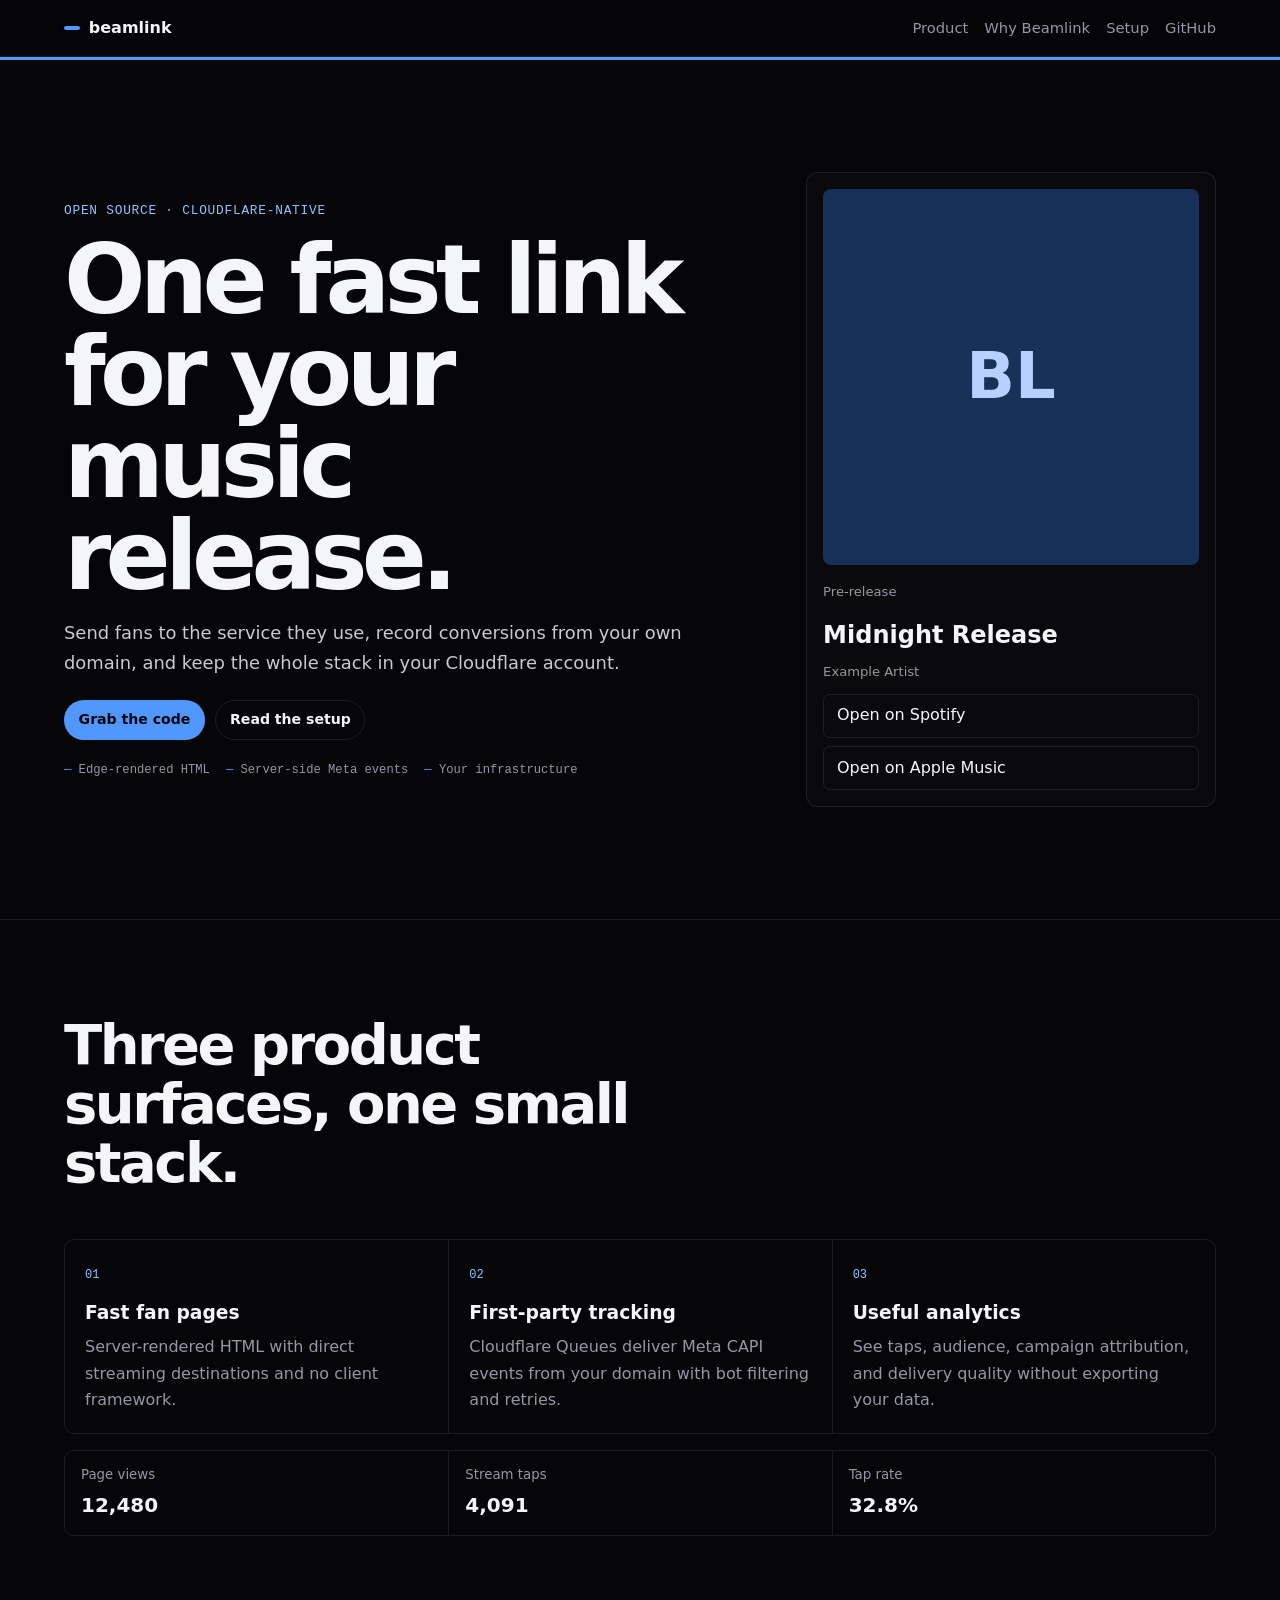
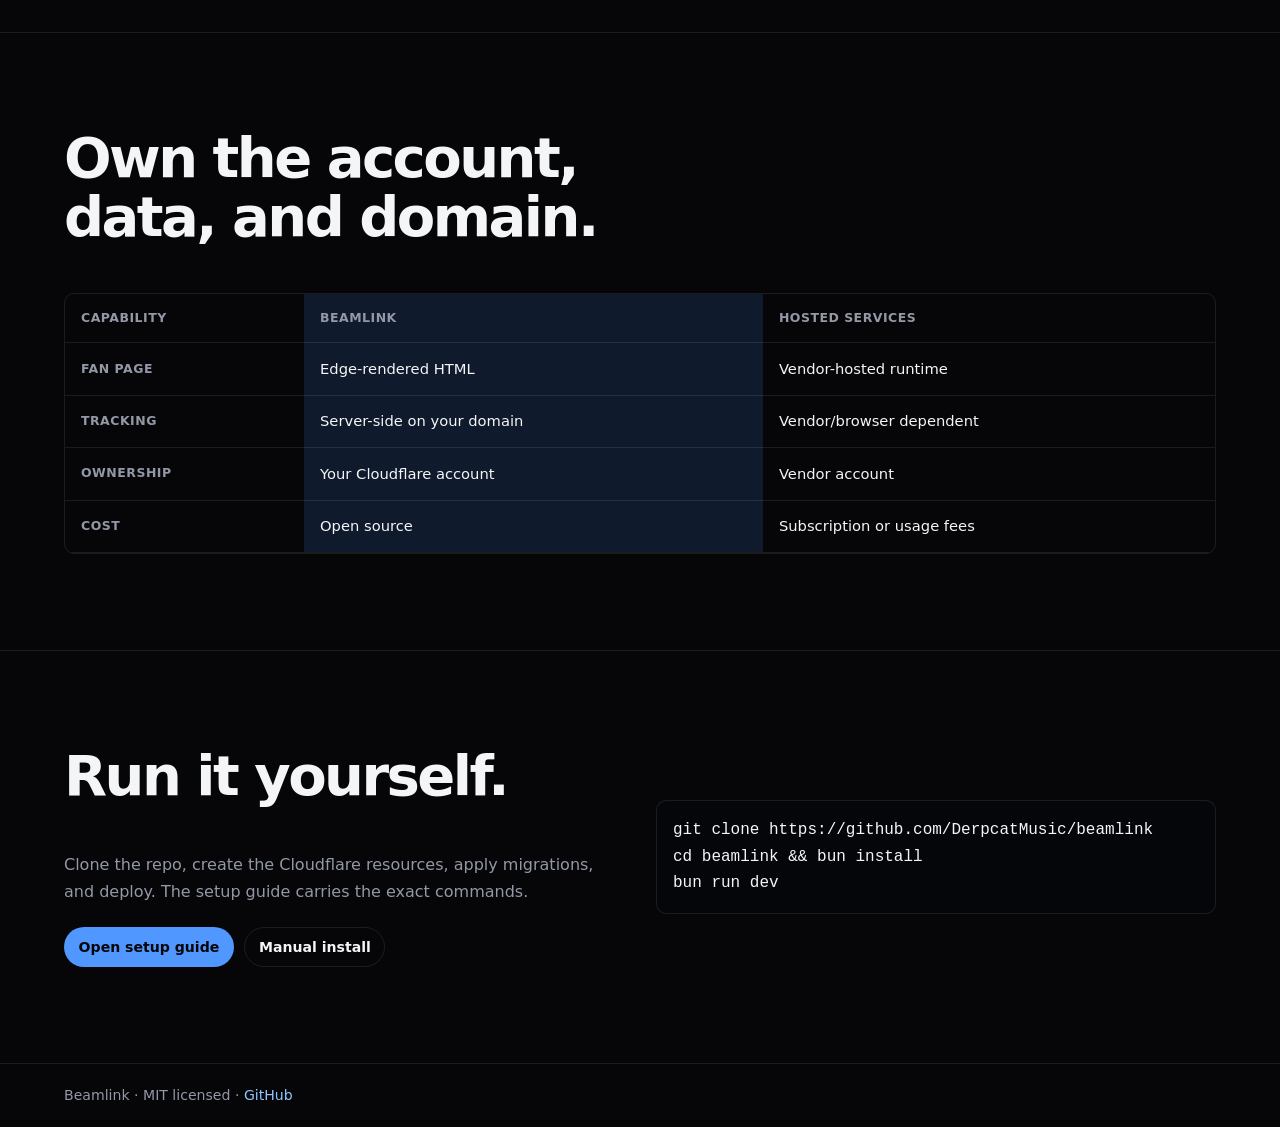
<file: docs/index.html>
<!doctype html>
<html lang="en">
  <head>
    <meta charset="utf-8" />
    <meta name="viewport" content="width=device-width, initial-scale=1" />
    <title>Beamlink — self-hosted music smartlinks</title>
    <meta name="description" content="Fast open-source music smartlinks, pre-release pages, and first-party Meta CAPI on your own Cloudflare account." />
    <link rel="stylesheet" href="assets/docs.css" />
  </head>
  <body class="home-page">
    <header class="site-header">
      <div class="shell site-header-inner">
        <a class="logo" href="index.html"><span class="logo-mark" aria-hidden="true"></span>beamlink</a>
        <nav class="header-links" aria-label="Header">
          <a href="#product">Product</a><a href="#why">Why Beamlink</a><a href="ai.html">Setup</a><a href="https://github.com/DerpcatMusic/beamlink">GitHub</a>
        </nav>
      </div>
    </header>

    <main>
      <section class="home-hero">
        <div class="shell home-hero-grid">
          <div>
            <p class="eyebrow">Open source · Cloudflare-native</p>
            <h1>One fast link for your music release.</h1>
            <p class="home-lede">Send fans to the service they use, record conversions from your own domain, and keep the whole stack in your Cloudflare account.</p>
            <div class="button-row"><a class="btn btn-beam" href="https://github.com/DerpcatMusic/beamlink">Grab the code</a><a class="btn" href="ai.html">Read the setup</a></div>
            <div class="home-proof" aria-label="What Beamlink ships"><span>Edge-rendered HTML</span><span>Server-side Meta events</span><span>Your infrastructure</span></div>
          </div>
          <div class="product-sample" aria-label="Example smartlink">
            <div class="sample-cover" aria-hidden="true">BL</div>
            <p>Pre-release</p><h2>Midnight Release</h2><span>Example Artist</span>
            <a href="#product">Open on Spotify</a><a href="#product">Open on Apple Music</a>
          </div>
        </div>
      </section>

      <section class="home-section" id="product">
        <div class="shell">
          <h2>Three product surfaces, one small stack.</h2>
          <div class="home-features">
            <article><span>01</span><h3>Fast fan pages</h3><p>Server-rendered HTML with direct streaming destinations and no client framework.</p></article>
            <article><span>02</span><h3>First-party tracking</h3><p>Cloudflare Queues deliver Meta CAPI events from your domain with bot filtering and retries.</p></article>
            <article><span>03</span><h3>Useful analytics</h3><p>See taps, audience, campaign attribution, and delivery quality without exporting your data.</p></article>
          </div>
          <div class="home-metrics" aria-label="Example analytics"><span><small>Page views</small><strong>12,480</strong></span><span><small>Stream taps</small><strong>4,091</strong></span><span><small>Tap rate</small><strong>32.8%</strong></span></div>
        </div>
      </section>

      <section class="home-section" id="why">
        <div class="shell">
          <h2>Own the account, data, and domain.</h2>
          <div class="home-table"><table><thead><tr><th>Capability</th><th>Beamlink</th><th>Hosted services</th></tr></thead><tbody><tr><th>Fan page</th><td>Edge-rendered HTML</td><td>Vendor-hosted runtime</td></tr><tr><th>Tracking</th><td>Server-side on your domain</td><td>Vendor/browser dependent</td></tr><tr><th>Ownership</th><td>Your Cloudflare account</td><td>Vendor account</td></tr><tr><th>Cost</th><td>Open source</td><td>Subscription or usage fees</td></tr></tbody></table></div>
        </div>
      </section>

      <section class="home-section">
        <div class="shell home-run">
          <div><h2>Run it yourself.</h2><p>Clone the repo, create the Cloudflare resources, apply migrations, and deploy. The setup guide carries the exact commands.</p><div class="button-row"><a class="btn btn-beam" href="ai.html">Open setup guide</a><a class="btn" href="getting-started.html">Manual install</a></div></div>
          <pre><code>git clone https://github.com/DerpcatMusic/beamlink
cd beamlink && bun install
bun run dev</code></pre>
        </div>
      </section>
    </main>

    <footer class="site-footer"><div class="shell">Beamlink · MIT licensed · <a href="https://github.com/DerpcatMusic/beamlink">GitHub</a></div></footer>
  </body>
</html>
</file>
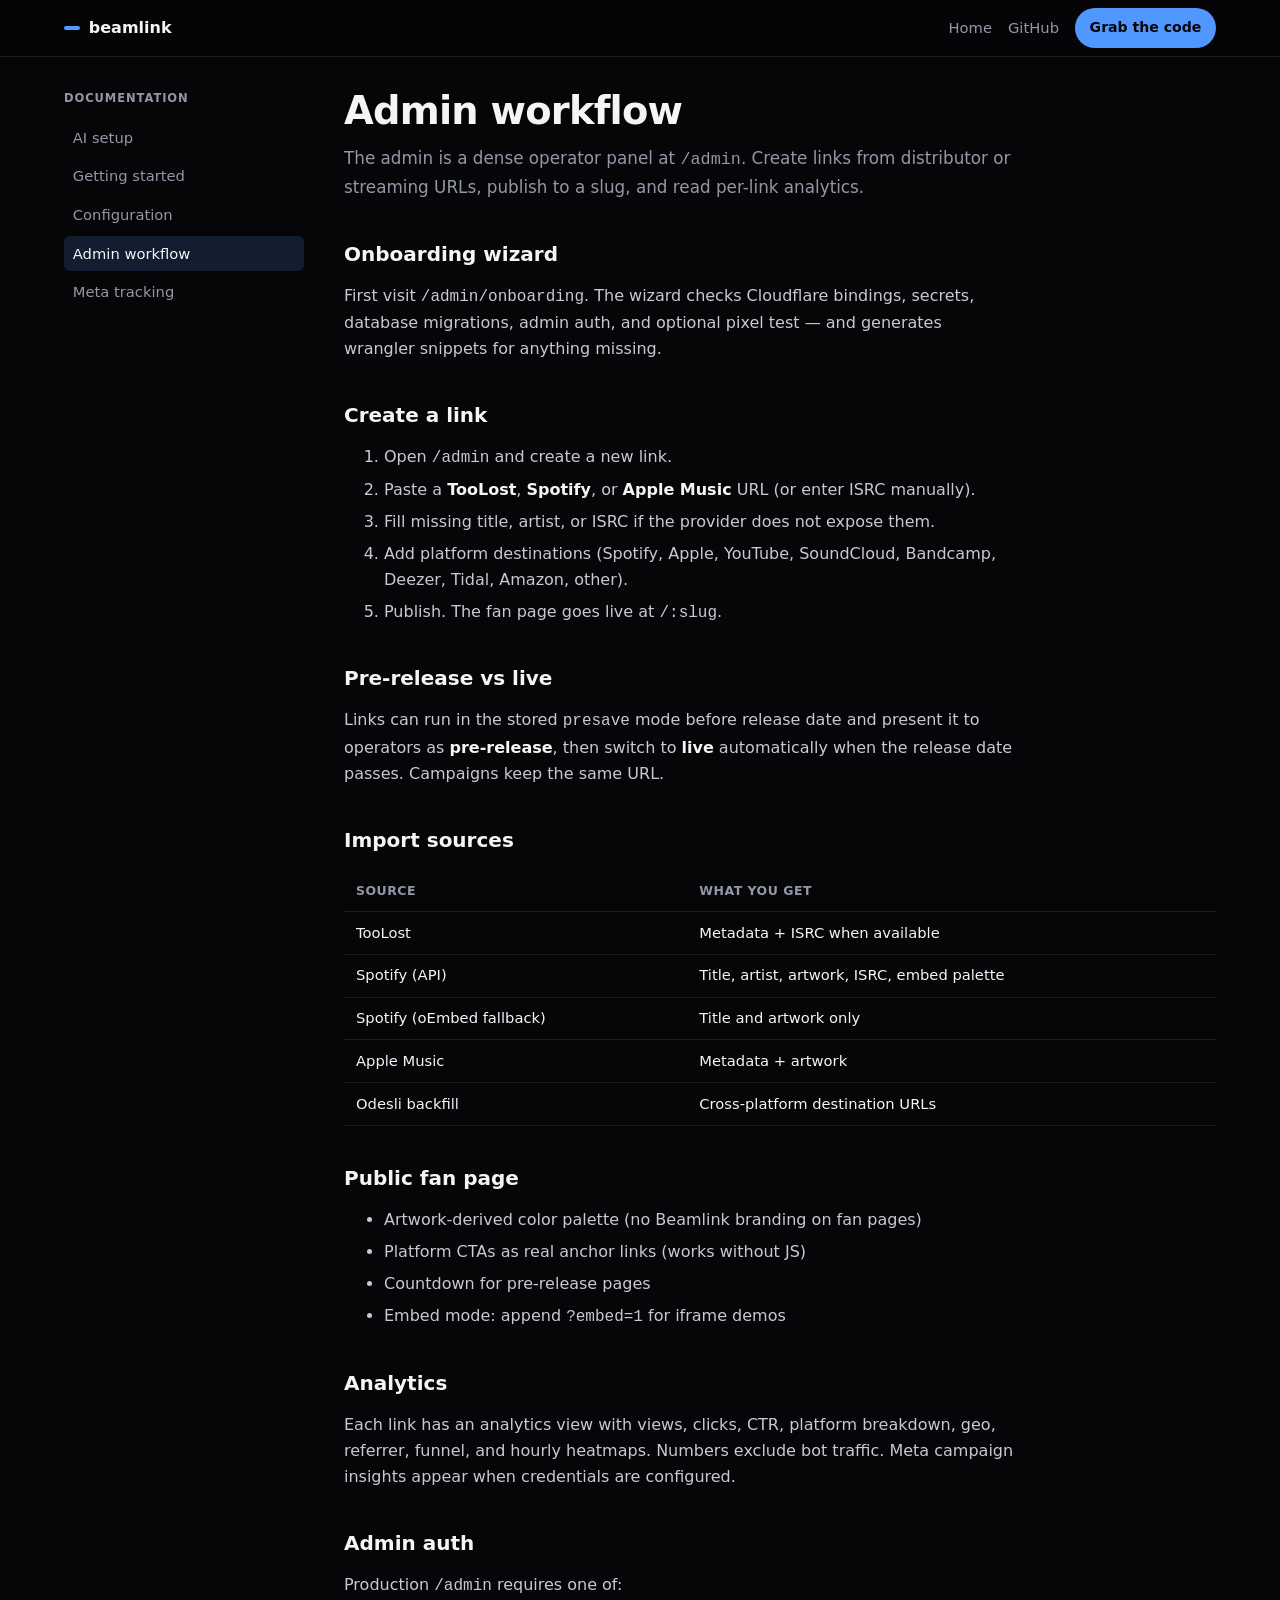
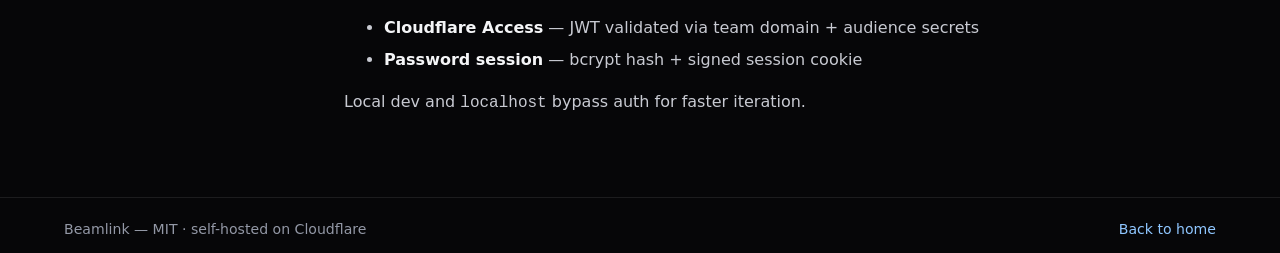
<file: docs/admin.html>
<!doctype html>
<html lang="en">
  <head>
    <meta charset="utf-8" />
    <meta name="viewport" content="width=device-width, initial-scale=1" />
    <title>Admin workflow — Beamlink docs</title>
    <meta
      name="description"
      content="Create, import, publish, and analyze music smartlinks in the Beamlink admin."
    />
    <link rel="stylesheet" href="assets/docs.css" />
  </head>
  <body>
    <header class="site-header">
      <div class="shell site-header-inner">
        <a class="logo" href="index.html">
          <span class="logo-mark" aria-hidden="true"></span>
          beamlink
        </a>
        <nav class="header-links" aria-label="Header">
          <a href="index.html">Home</a>
          <a href="https://github.com/DerpcatMusic/beamlink">GitHub</a>
          <a class="btn btn-beam" href="https://github.com/DerpcatMusic/beamlink">Grab the code</a>
        </nav>
      </div>
    </header>

    <div class="shell docs-layout">
      <aside class="sidebar">
        <h2>Documentation</h2>
        <nav aria-label="Docs">
          <a href="ai.html">AI setup</a>
          <a href="getting-started.html">Getting started</a>
          <a href="configuration.html">Configuration</a>
          <a href="admin.html" aria-current="page">Admin workflow</a>
          <a href="tracking.html">Meta tracking</a>
        </nav>
      </aside>

      <main class="content">
        <h1>Admin workflow</h1>
        <p class="lede">
          The admin is a dense operator panel at <code>/admin</code>. Create links from distributor or
          streaming URLs, publish to a slug, and read per-link analytics.
        </p>

        <h2>Onboarding wizard</h2>
        <p>
          First visit <code>/admin/onboarding</code>. The wizard checks Cloudflare bindings, secrets,
          database migrations, admin auth, and optional pixel test — and generates wrangler snippets
          for anything missing.
        </p>

        <h2>Create a link</h2>
        <ol>
          <li>Open <code>/admin</code> and create a new link.</li>
          <li>Paste a <strong>TooLost</strong>, <strong>Spotify</strong>, or <strong>Apple Music</strong> URL (or enter ISRC manually).</li>
          <li>Fill missing title, artist, or ISRC if the provider does not expose them.</li>
          <li>Add platform destinations (Spotify, Apple, YouTube, SoundCloud, Bandcamp, Deezer, Tidal, Amazon, other).</li>
          <li>Publish. The fan page goes live at <code>/:slug</code>.</li>
        </ol>

        <h2>Pre-release vs live</h2>
        <p>
          Links can run in the stored <code>presave</code> mode before release date and present it to operators as <strong>pre-release</strong>, then switch to
          <strong>live</strong> automatically when the release date passes. Campaigns keep the same URL.
        </p>

        <h2>Import sources</h2>
        <div class="table-wrap">
          <table>
            <thead>
              <tr>
                <th>Source</th>
                <th>What you get</th>
              </tr>
            </thead>
            <tbody>
              <tr>
                <td>TooLost</td>
                <td>Metadata + ISRC when available</td>
              </tr>
              <tr>
                <td>Spotify (API)</td>
                <td>Title, artist, artwork, ISRC, embed palette</td>
              </tr>
              <tr>
                <td>Spotify (oEmbed fallback)</td>
                <td>Title and artwork only</td>
              </tr>
              <tr>
                <td>Apple Music</td>
                <td>Metadata + artwork</td>
              </tr>
              <tr>
                <td>Odesli backfill</td>
                <td>Cross-platform destination URLs</td>
              </tr>
            </tbody>
          </table>
        </div>

        <h2>Public fan page</h2>
        <ul>
          <li>Artwork-derived color palette (no Beamlink branding on fan pages)</li>
          <li>Platform CTAs as real anchor links (works without JS)</li>
          <li>Countdown for pre-release pages</li>
          <li>Embed mode: append <code>?embed=1</code> for iframe demos</li>
        </ul>

        <h2>Analytics</h2>
        <p>
          Each link has an analytics view with views, clicks, CTR, platform breakdown, geo, referrer,
          funnel, and hourly heatmaps. Numbers exclude bot traffic. Meta campaign insights appear when
          credentials are configured.
        </p>

        <h2>Admin auth</h2>
        <p>Production <code>/admin</code> requires one of:</p>
        <ul>
          <li><strong>Cloudflare Access</strong> — JWT validated via team domain + audience secrets</li>
          <li><strong>Password session</strong> — bcrypt hash + signed session cookie</li>
        </ul>
        <p>Local dev and <code>localhost</code> bypass auth for faster iteration.</p>
      </main>
    </div>

    <footer class="site-footer">
      <div class="shell site-footer-inner">
        <span>Beamlink — MIT · self-hosted on Cloudflare</span>
        <a href="index.html">Back to home</a>
      </div>
    </footer>
  </body>
</html>
</file>
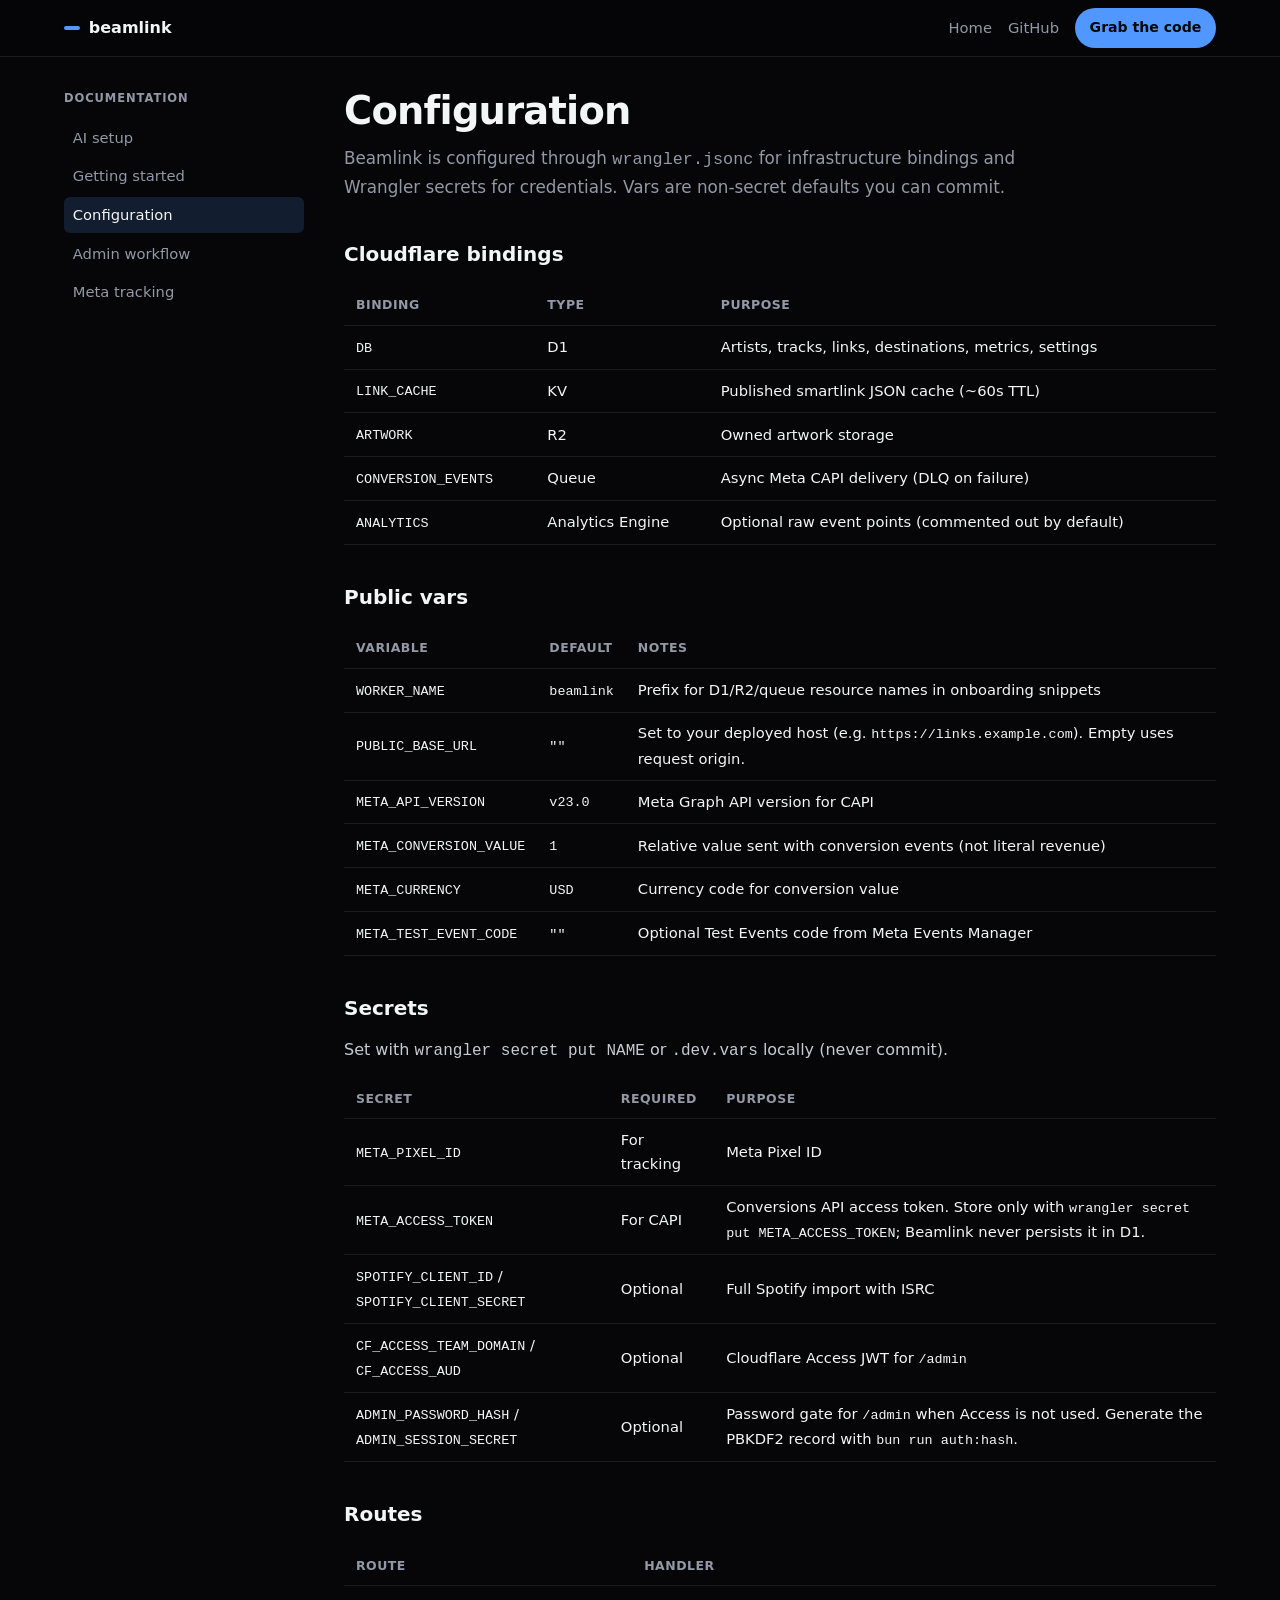
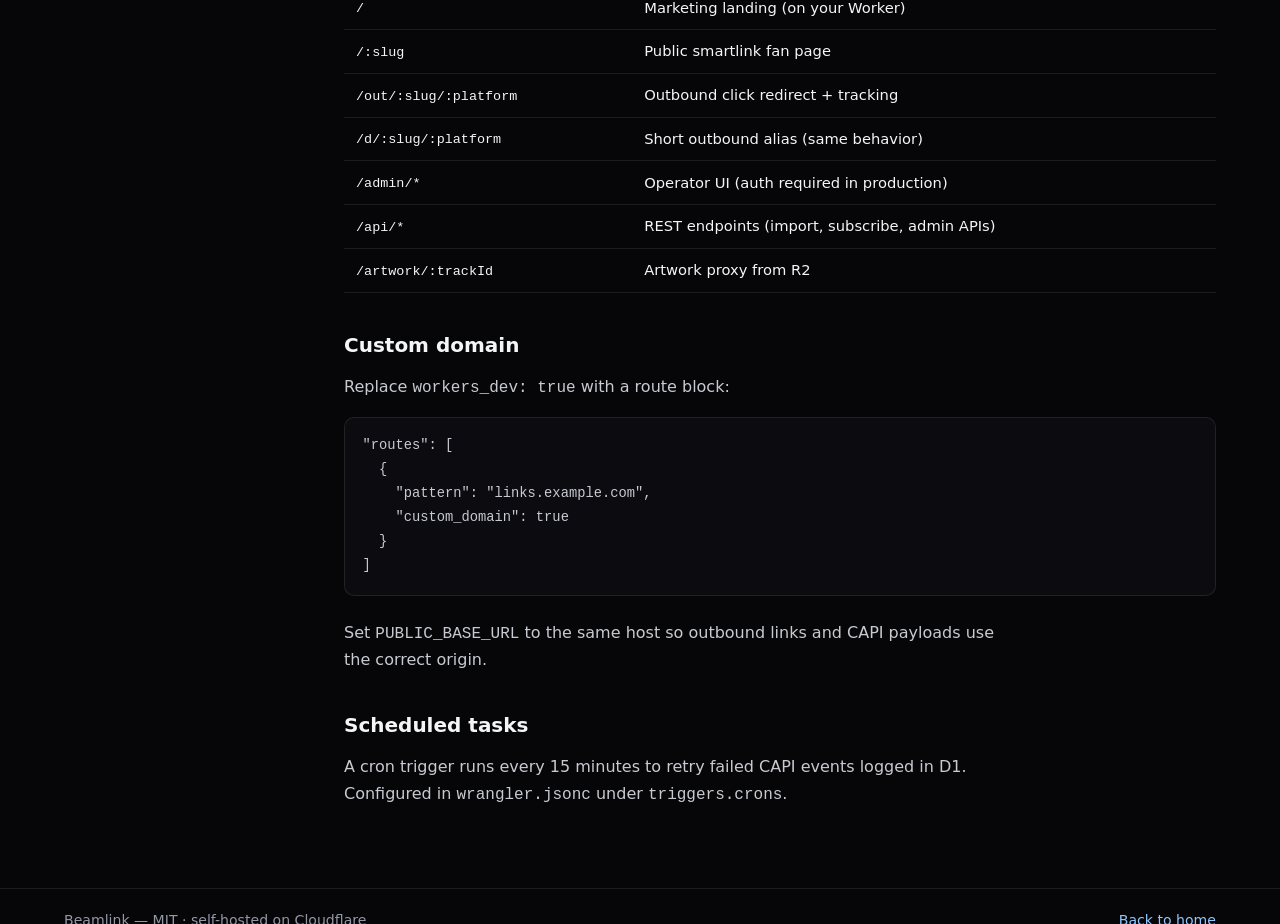
<file: docs/configuration.html>
<!doctype html>
<html lang="en">
  <head>
    <meta charset="utf-8" />
    <meta name="viewport" content="width=device-width, initial-scale=1" />
    <title>Configuration — Beamlink docs</title>
    <meta
      name="description"
      content="wrangler.jsonc bindings, environment variables, secrets, and routes for Beamlink."
    />
    <link rel="stylesheet" href="assets/docs.css" />
  </head>
  <body>
    <header class="site-header">
      <div class="shell site-header-inner">
        <a class="logo" href="index.html">
          <span class="logo-mark" aria-hidden="true"></span>
          beamlink
        </a>
        <nav class="header-links" aria-label="Header">
          <a href="index.html">Home</a>
          <a href="https://github.com/DerpcatMusic/beamlink">GitHub</a>
          <a class="btn btn-beam" href="https://github.com/DerpcatMusic/beamlink">Grab the code</a>
        </nav>
      </div>
    </header>

    <div class="shell docs-layout">
      <aside class="sidebar">
        <h2>Documentation</h2>
        <nav aria-label="Docs">
          <a href="ai.html">AI setup</a>
          <a href="getting-started.html">Getting started</a>
          <a href="configuration.html" aria-current="page">Configuration</a>
          <a href="admin.html">Admin workflow</a>
          <a href="tracking.html">Meta tracking</a>
        </nav>
      </aside>

      <main class="content">
        <h1>Configuration</h1>
        <p class="lede">
          Beamlink is configured through <code>wrangler.jsonc</code> for infrastructure bindings and
          Wrangler secrets for credentials. Vars are non-secret defaults you can commit.
        </p>

        <h2>Cloudflare bindings</h2>
        <div class="table-wrap">
          <table>
            <thead>
              <tr>
                <th>Binding</th>
                <th>Type</th>
                <th>Purpose</th>
              </tr>
            </thead>
            <tbody>
              <tr>
                <td><code>DB</code></td>
                <td>D1</td>
                <td>Artists, tracks, links, destinations, metrics, settings</td>
              </tr>
              <tr>
                <td><code>LINK_CACHE</code></td>
                <td>KV</td>
                <td>Published smartlink JSON cache (~60s TTL)</td>
              </tr>
              <tr>
                <td><code>ARTWORK</code></td>
                <td>R2</td>
                <td>Owned artwork storage</td>
              </tr>
              <tr>
                <td><code>CONVERSION_EVENTS</code></td>
                <td>Queue</td>
                <td>Async Meta CAPI delivery (DLQ on failure)</td>
              </tr>
              <tr>
                <td><code>ANALYTICS</code></td>
                <td>Analytics Engine</td>
                <td>Optional raw event points (commented out by default)</td>
              </tr>
            </tbody>
          </table>
        </div>

        <h2>Public vars</h2>
        <div class="table-wrap">
          <table>
            <thead>
              <tr>
                <th>Variable</th>
                <th>Default</th>
                <th>Notes</th>
              </tr>
            </thead>
            <tbody>
              <tr>
                <td><code>WORKER_NAME</code></td>
                <td><code>beamlink</code></td>
                <td>Prefix for D1/R2/queue resource names in onboarding snippets</td>
              </tr>
              <tr>
                <td><code>PUBLIC_BASE_URL</code></td>
                <td><code>""</code></td>
                <td>Set to your deployed host (e.g. <code>https://links.example.com</code>). Empty uses request origin.</td>
              </tr>
              <tr>
                <td><code>META_API_VERSION</code></td>
                <td><code>v23.0</code></td>
                <td>Meta Graph API version for CAPI</td>
              </tr>
              <tr>
                <td><code>META_CONVERSION_VALUE</code></td>
                <td><code>1</code></td>
                <td>Relative value sent with conversion events (not literal revenue)</td>
              </tr>
              <tr>
                <td><code>META_CURRENCY</code></td>
                <td><code>USD</code></td>
                <td>Currency code for conversion value</td>
              </tr>
              <tr>
                <td><code>META_TEST_EVENT_CODE</code></td>
                <td><code>""</code></td>
                <td>Optional Test Events code from Meta Events Manager</td>
              </tr>
            </tbody>
          </table>
        </div>

        <h2>Secrets</h2>
        <p>Set with <code>wrangler secret put NAME</code> or <code>.dev.vars</code> locally (never commit).</p>
        <div class="table-wrap">
          <table>
            <thead>
              <tr>
                <th>Secret</th>
                <th>Required</th>
                <th>Purpose</th>
              </tr>
            </thead>
            <tbody>
              <tr>
                <td><code>META_PIXEL_ID</code></td>
                <td>For tracking</td>
                <td>Meta Pixel ID</td>
              </tr>
              <tr>
                <td><code>META_ACCESS_TOKEN</code></td>
                <td>For CAPI</td>
                <td>Conversions API access token. Store only with <code>wrangler secret put META_ACCESS_TOKEN</code>; Beamlink never persists it in D1.</td>
              </tr>
              <tr>
                <td><code>SPOTIFY_CLIENT_ID</code> / <code>SPOTIFY_CLIENT_SECRET</code></td>
                <td>Optional</td>
                <td>Full Spotify import with ISRC</td>
              </tr>
              <tr>
                <td><code>CF_ACCESS_TEAM_DOMAIN</code> / <code>CF_ACCESS_AUD</code></td>
                <td>Optional</td>
                <td>Cloudflare Access JWT for <code>/admin</code></td>
              </tr>
              <tr>
                <td><code>ADMIN_PASSWORD_HASH</code> / <code>ADMIN_SESSION_SECRET</code></td>
                <td>Optional</td>
                <td>Password gate for <code>/admin</code> when Access is not used. Generate the PBKDF2 record with <code>bun run auth:hash</code>.</td>
              </tr>
            </tbody>
          </table>
        </div>

        <h2>Routes</h2>
        <div class="table-wrap">
          <table>
            <thead>
              <tr>
                <th>Route</th>
                <th>Handler</th>
              </tr>
            </thead>
            <tbody>
              <tr>
                <td><code>/</code></td>
                <td>Marketing landing (on your Worker)</td>
              </tr>
              <tr>
                <td><code>/:slug</code></td>
                <td>Public smartlink fan page</td>
              </tr>
              <tr>
                <td><code>/out/:slug/:platform</code></td>
                <td>Outbound click redirect + tracking</td>
              </tr>
              <tr>
                <td><code>/d/:slug/:platform</code></td>
                <td>Short outbound alias (same behavior)</td>
              </tr>
              <tr>
                <td><code>/admin/*</code></td>
                <td>Operator UI (auth required in production)</td>
              </tr>
              <tr>
                <td><code>/api/*</code></td>
                <td>REST endpoints (import, subscribe, admin APIs)</td>
              </tr>
              <tr>
                <td><code>/artwork/:trackId</code></td>
                <td>Artwork proxy from R2</td>
              </tr>
            </tbody>
          </table>
        </div>

        <h2>Custom domain</h2>
        <p>Replace <code>workers_dev: true</code> with a route block:</p>
        <div class="terminal">
          <pre><code>"routes": [
  {
    "pattern": "links.example.com",
    "custom_domain": true
  }
]</code></pre>
        </div>
        <p>Set <code>PUBLIC_BASE_URL</code> to the same host so outbound links and CAPI payloads use the correct origin.</p>

        <h2>Scheduled tasks</h2>
        <p>
          A cron trigger runs every 15 minutes to retry failed CAPI events logged in D1.
          Configured in <code>wrangler.jsonc</code> under <code>triggers.crons</code>.
        </p>
      </main>
    </div>

    <footer class="site-footer">
      <div class="shell site-footer-inner">
        <span>Beamlink — MIT · self-hosted on Cloudflare</span>
        <a href="index.html">Back to home</a>
      </div>
    </footer>
  </body>
</html>
</file>
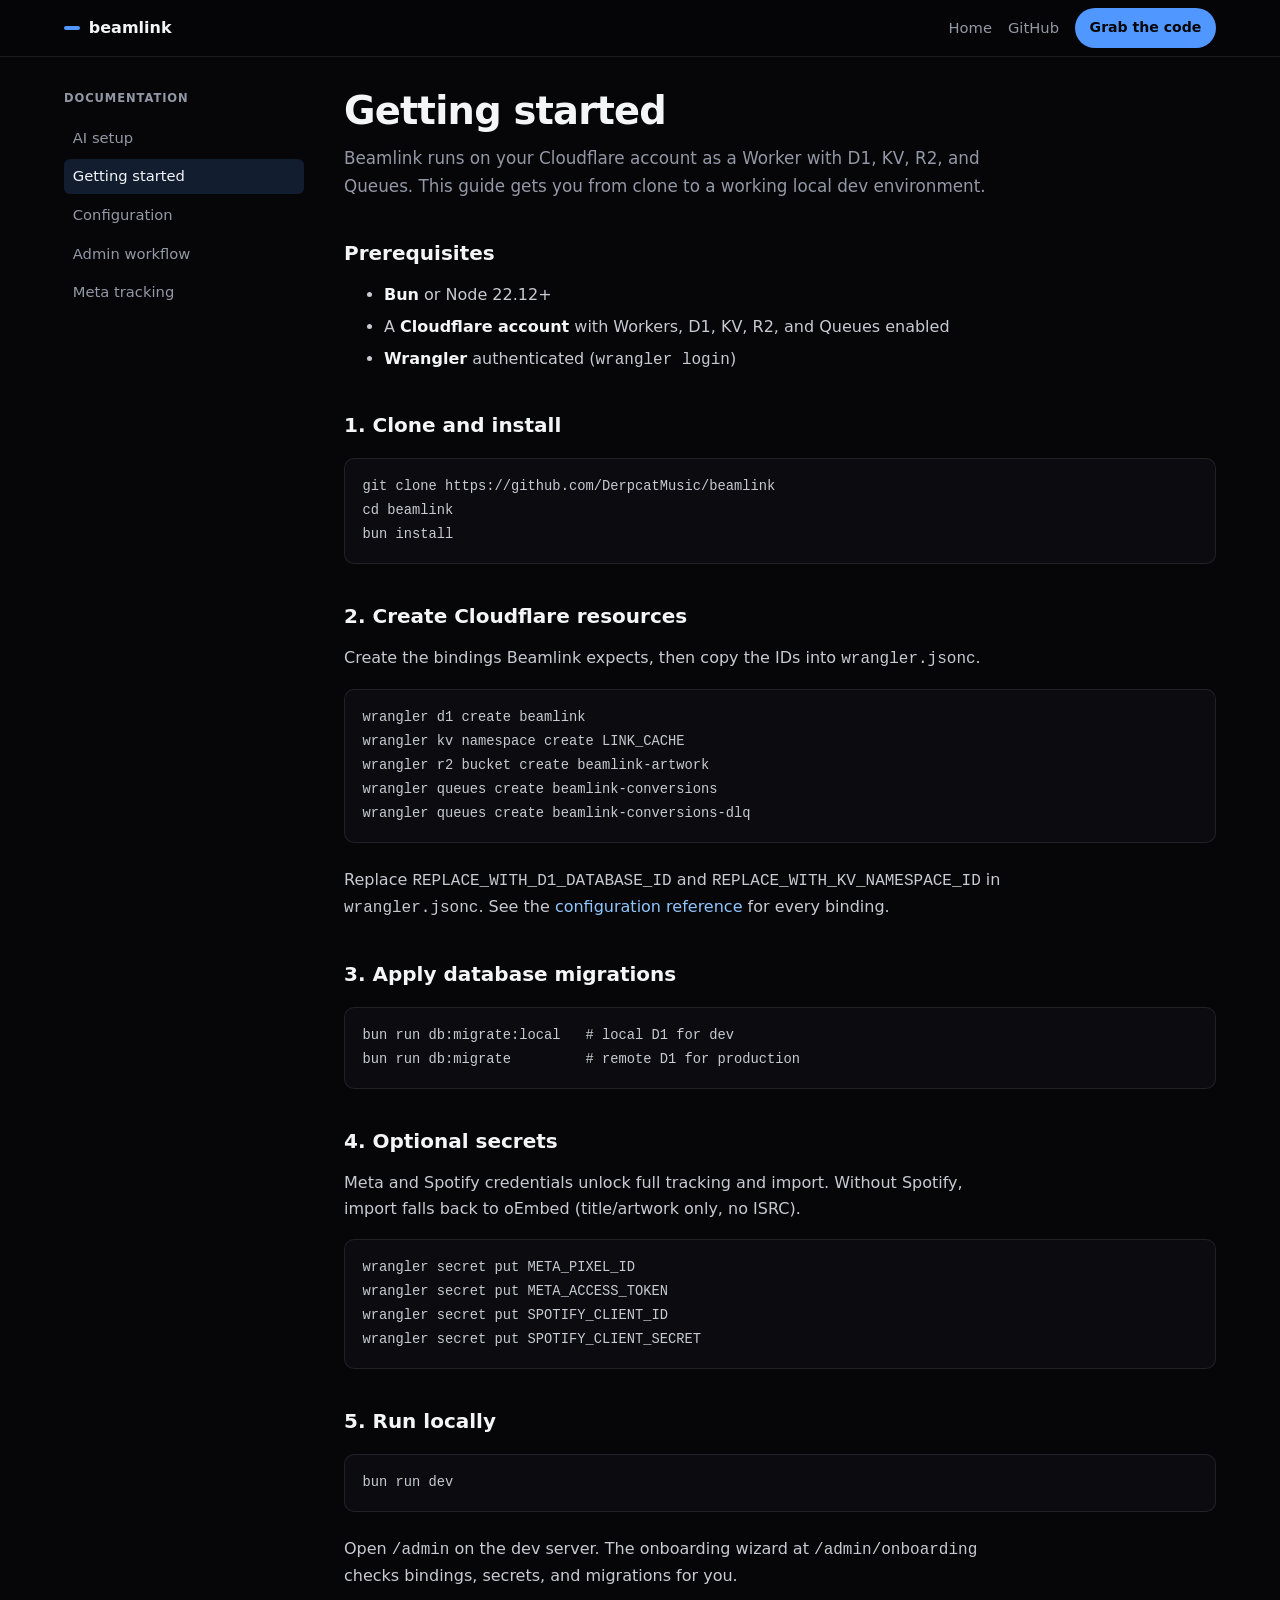
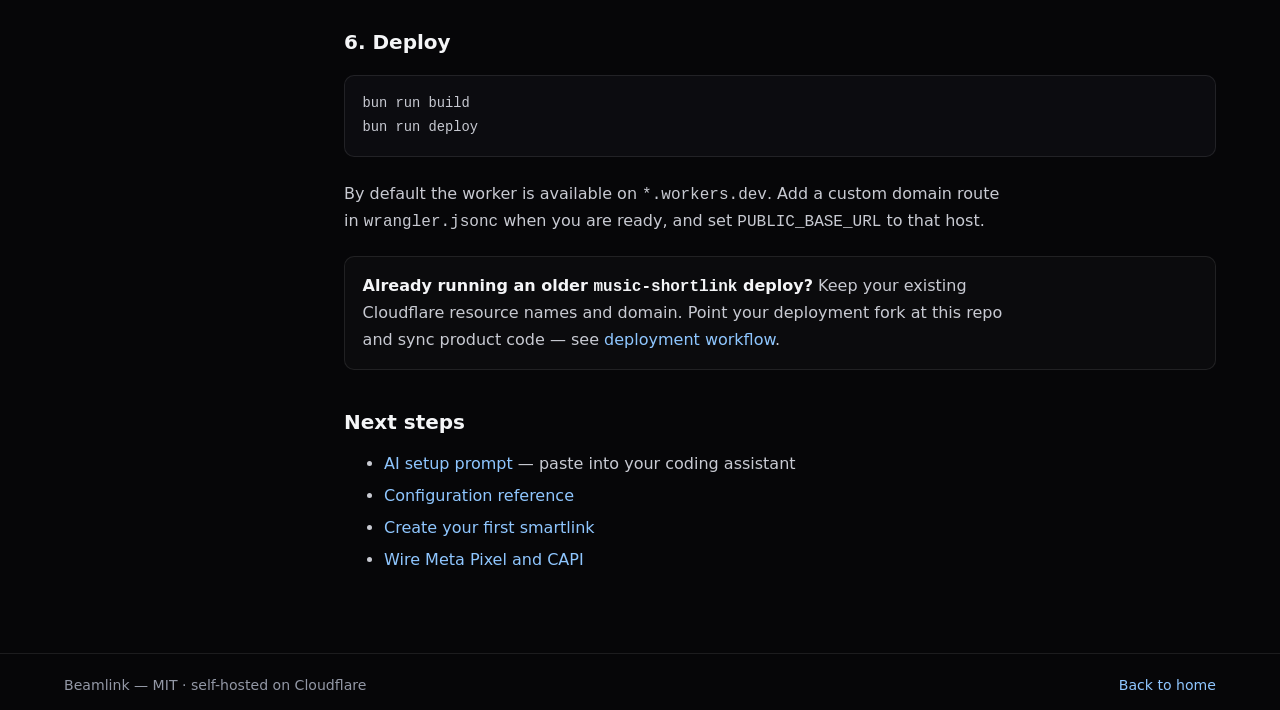
<file: docs/getting-started.html>
<!doctype html>
<html lang="en">
  <head>
    <meta charset="utf-8" />
    <meta name="viewport" content="width=device-width, initial-scale=1" />
    <title>Getting started — Beamlink docs</title>
    <meta
      name="description"
      content="Install Beamlink on your own Cloudflare account: resources, migrations, secrets, and first deploy."
    />
    <link rel="stylesheet" href="assets/docs.css" />
  </head>
  <body>
    <header class="site-header">
      <div class="shell site-header-inner">
        <a class="logo" href="index.html">
          <span class="logo-mark" aria-hidden="true"></span>
          beamlink
        </a>
        <nav class="header-links" aria-label="Header">
          <a href="index.html">Home</a>
          <a href="https://github.com/DerpcatMusic/beamlink">GitHub</a>
          <a class="btn btn-beam" href="https://github.com/DerpcatMusic/beamlink">Grab the code</a>
        </nav>
      </div>
    </header>

    <div class="shell docs-layout">
      <aside class="sidebar">
        <h2>Documentation</h2>
        <nav aria-label="Docs">
          <a href="ai.html">AI setup</a>
          <a href="getting-started.html" aria-current="page">Getting started</a>
          <a href="configuration.html">Configuration</a>
          <a href="admin.html">Admin workflow</a>
          <a href="tracking.html">Meta tracking</a>
        </nav>
      </aside>

      <main class="content">
        <h1>Getting started</h1>
        <p class="lede">
          Beamlink runs on your Cloudflare account as a Worker with D1, KV, R2, and Queues.
          This guide gets you from clone to a working local dev environment.
        </p>

        <h2>Prerequisites</h2>
        <ul>
          <li><strong>Bun</strong> or Node 22.12+</li>
          <li>A <strong>Cloudflare account</strong> with Workers, D1, KV, R2, and Queues enabled</li>
          <li><strong>Wrangler</strong> authenticated (<code>wrangler login</code>)</li>
        </ul>

        <h2>1. Clone and install</h2>
        <div class="terminal">
          <pre><code>git clone https://github.com/DerpcatMusic/beamlink
cd beamlink
bun install</code></pre>
        </div>

        <h2>2. Create Cloudflare resources</h2>
        <p>Create the bindings Beamlink expects, then copy the IDs into <code>wrangler.jsonc</code>.</p>
        <div class="terminal">
          <pre><code>wrangler d1 create beamlink
wrangler kv namespace create LINK_CACHE
wrangler r2 bucket create beamlink-artwork
wrangler queues create beamlink-conversions
wrangler queues create beamlink-conversions-dlq</code></pre>
        </div>
        <p>
          Replace <code>REPLACE_WITH_D1_DATABASE_ID</code> and
          <code>REPLACE_WITH_KV_NAMESPACE_ID</code> in <code>wrangler.jsonc</code>.
          See the <a href="configuration.html">configuration reference</a> for every binding.
        </p>

        <h2>3. Apply database migrations</h2>
        <div class="terminal">
          <pre><code>bun run db:migrate:local   # local D1 for dev
bun run db:migrate         # remote D1 for production</code></pre>
        </div>

        <h2>4. Optional secrets</h2>
        <p>Meta and Spotify credentials unlock full tracking and import. Without Spotify, import falls back to oEmbed (title/artwork only, no ISRC).</p>
        <div class="terminal">
          <pre><code>wrangler secret put META_PIXEL_ID
wrangler secret put META_ACCESS_TOKEN
wrangler secret put SPOTIFY_CLIENT_ID
wrangler secret put SPOTIFY_CLIENT_SECRET</code></pre>
        </div>

        <h2>5. Run locally</h2>
        <div class="terminal">
          <pre><code>bun run dev</code></pre>
        </div>
        <p>
          Open <code>/admin</code> on the dev server. The onboarding wizard at
          <code>/admin/onboarding</code> checks bindings, secrets, and migrations for you.
        </p>

        <h2>6. Deploy</h2>
        <div class="terminal">
          <pre><code>bun run build
bun run deploy</code></pre>
        </div>
        <p>
          By default the worker is available on <code>*.workers.dev</code>.
          Add a custom domain route in <code>wrangler.jsonc</code> when you are ready, and set
          <code>PUBLIC_BASE_URL</code> to that host.
        </p>

        <div class="panel">
          <p>
            <strong>Already running an older <code>music-shortlink</code> deploy?</strong>
            Keep your existing Cloudflare resource names and domain. Point your deployment fork at
            this repo and sync product code — see
            <a href="https://github.com/DerpcatMusic/music-shortlink/blob/main/docs/deployment-workflow.md">deployment workflow</a>.
          </p>
        </div>

        <h2>Next steps</h2>
        <ul>
          <li><a href="ai.html">AI setup prompt</a> — paste into your coding assistant</li>
          <li><a href="configuration.html">Configuration reference</a></li>
          <li><a href="admin.html">Create your first smartlink</a></li>
          <li><a href="tracking.html">Wire Meta Pixel and CAPI</a></li>
        </ul>
      </main>
    </div>

    <footer class="site-footer">
      <div class="shell site-footer-inner">
        <span>Beamlink — MIT · self-hosted on Cloudflare</span>
        <a href="index.html">Back to home</a>
      </div>
    </footer>
  </body>
</html>
</file>
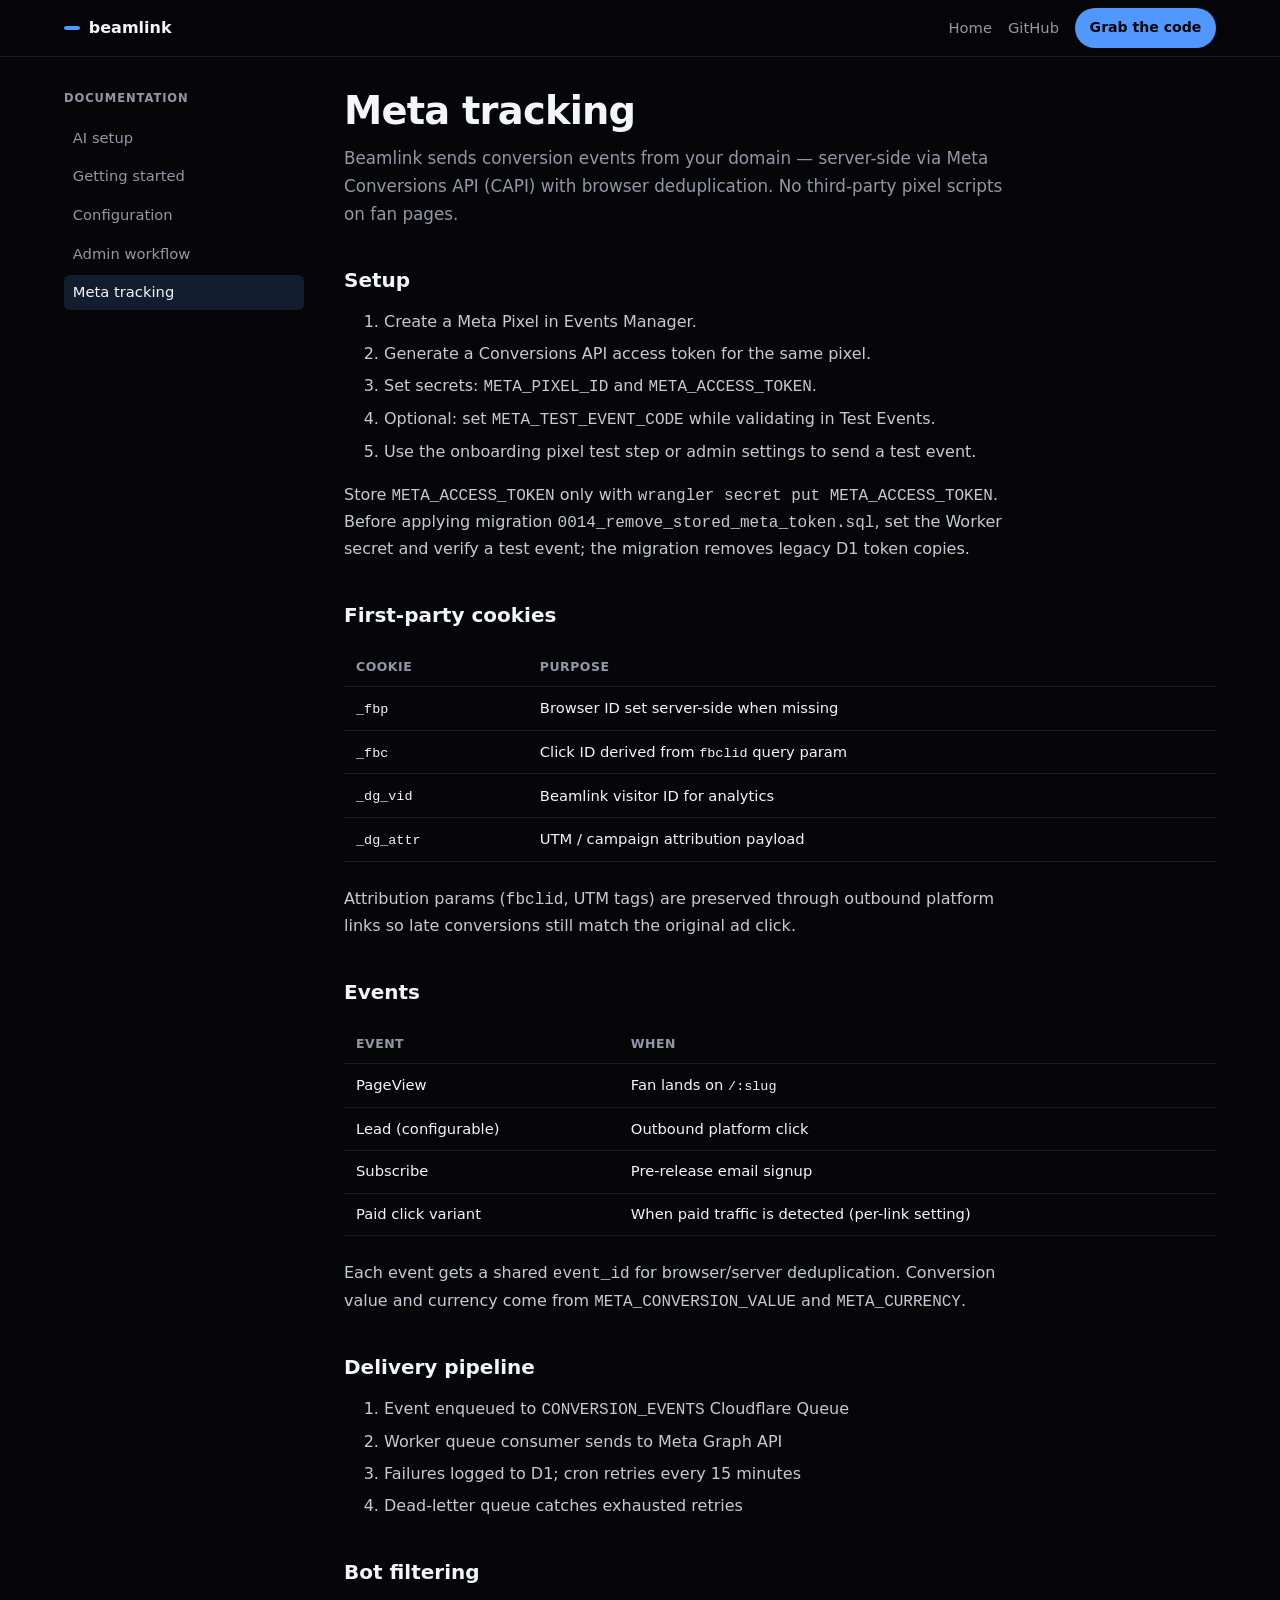
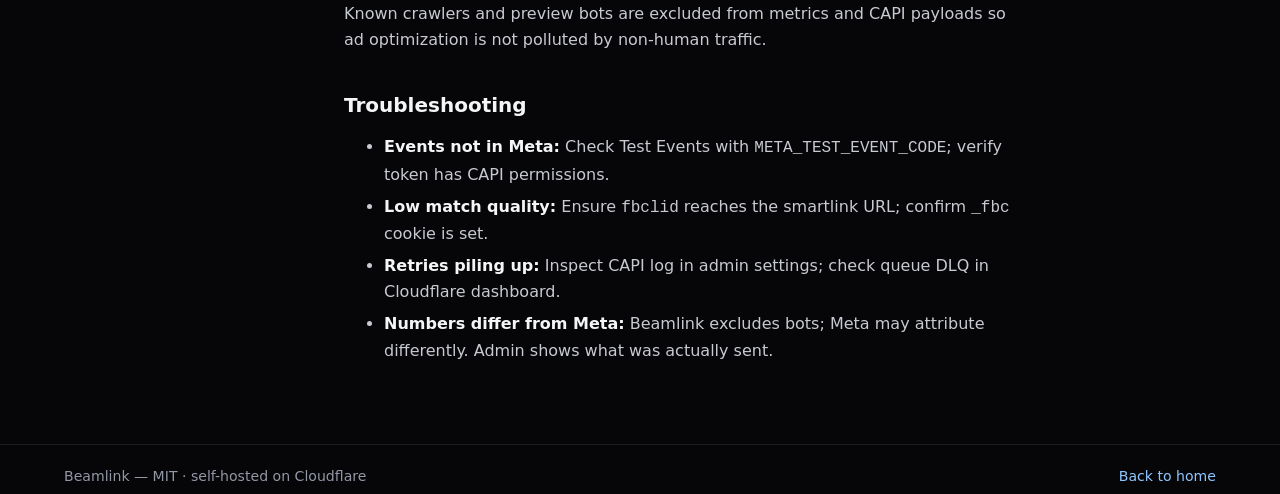
<file: docs/tracking.html>
<!doctype html>
<html lang="en">
  <head>
    <meta charset="utf-8" />
    <meta name="viewport" content="width=device-width, initial-scale=1" />
    <title>Meta tracking — Beamlink docs</title>
    <meta
      name="description"
      content="First-party Meta Pixel and Conversions API setup for Beamlink smartlinks."
    />
    <link rel="stylesheet" href="assets/docs.css" />
  </head>
  <body>
    <header class="site-header">
      <div class="shell site-header-inner">
        <a class="logo" href="index.html">
          <span class="logo-mark" aria-hidden="true"></span>
          beamlink
        </a>
        <nav class="header-links" aria-label="Header">
          <a href="index.html">Home</a>
          <a href="https://github.com/DerpcatMusic/beamlink">GitHub</a>
          <a class="btn btn-beam" href="https://github.com/DerpcatMusic/beamlink">Grab the code</a>
        </nav>
      </div>
    </header>

    <div class="shell docs-layout">
      <aside class="sidebar">
        <h2>Documentation</h2>
        <nav aria-label="Docs">
          <a href="ai.html">AI setup</a>
          <a href="getting-started.html">Getting started</a>
          <a href="configuration.html">Configuration</a>
          <a href="admin.html">Admin workflow</a>
          <a href="tracking.html" aria-current="page">Meta tracking</a>
        </nav>
      </aside>

      <main class="content">
        <h1>Meta tracking</h1>
        <p class="lede">
          Beamlink sends conversion events from your domain — server-side via Meta Conversions API (CAPI)
          with browser deduplication. No third-party pixel scripts on fan pages.
        </p>

        <h2>Setup</h2>
        <ol>
          <li>Create a Meta Pixel in Events Manager.</li>
          <li>Generate a Conversions API access token for the same pixel.</li>
          <li>Set secrets: <code>META_PIXEL_ID</code> and <code>META_ACCESS_TOKEN</code>.</li>
          <li>Optional: set <code>META_TEST_EVENT_CODE</code> while validating in Test Events.</li>
          <li>Use the onboarding pixel test step or admin settings to send a test event.</li>
        </ol>
        <p>
          Store <code>META_ACCESS_TOKEN</code> only with <code>wrangler secret put META_ACCESS_TOKEN</code>.
          Before applying migration <code>0014_remove_stored_meta_token.sql</code>, set the Worker secret and verify a test event; the migration removes legacy D1 token copies.
        </p>

        <h2>First-party cookies</h2>
        <div class="table-wrap">
          <table>
            <thead>
              <tr>
                <th>Cookie</th>
                <th>Purpose</th>
              </tr>
            </thead>
            <tbody>
              <tr>
                <td><code>_fbp</code></td>
                <td>Browser ID set server-side when missing</td>
              </tr>
              <tr>
                <td><code>_fbc</code></td>
                <td>Click ID derived from <code>fbclid</code> query param</td>
              </tr>
              <tr>
                <td><code>_dg_vid</code></td>
                <td>Beamlink visitor ID for analytics</td>
              </tr>
              <tr>
                <td><code>_dg_attr</code></td>
                <td>UTM / campaign attribution payload</td>
              </tr>
            </tbody>
          </table>
        </div>
        <p>
          Attribution params (<code>fbclid</code>, UTM tags) are preserved through outbound platform links
          so late conversions still match the original ad click.
        </p>

        <h2>Events</h2>
        <div class="table-wrap">
          <table>
            <thead>
              <tr>
                <th>Event</th>
                <th>When</th>
              </tr>
            </thead>
            <tbody>
              <tr>
                <td>PageView</td>
                <td>Fan lands on <code>/:slug</code></td>
              </tr>
              <tr>
                <td>Lead (configurable)</td>
                <td>Outbound platform click</td>
              </tr>
              <tr>
                <td>Subscribe</td>
                <td>Pre-release email signup</td>
              </tr>
              <tr>
                <td>Paid click variant</td>
                <td>When paid traffic is detected (per-link setting)</td>
              </tr>
            </tbody>
          </table>
        </div>
        <p>
          Each event gets a shared <code>event_id</code> for browser/server deduplication.
          Conversion value and currency come from <code>META_CONVERSION_VALUE</code> and
          <code>META_CURRENCY</code>.
        </p>

        <h2>Delivery pipeline</h2>
        <ol>
          <li>Event enqueued to <code>CONVERSION_EVENTS</code> Cloudflare Queue</li>
          <li>Worker queue consumer sends to Meta Graph API</li>
          <li>Failures logged to D1; cron retries every 15 minutes</li>
          <li>Dead-letter queue catches exhausted retries</li>
        </ol>

        <h2>Bot filtering</h2>
        <p>
          Known crawlers and preview bots are excluded from metrics and CAPI payloads so ad optimization
          is not polluted by non-human traffic.
        </p>

        <h2>Troubleshooting</h2>
        <ul>
          <li><strong>Events not in Meta:</strong> Check Test Events with <code>META_TEST_EVENT_CODE</code>; verify token has CAPI permissions.</li>
          <li><strong>Low match quality:</strong> Ensure <code>fbclid</code> reaches the smartlink URL; confirm <code>_fbc</code> cookie is set.</li>
          <li><strong>Retries piling up:</strong> Inspect CAPI log in admin settings; check queue DLQ in Cloudflare dashboard.</li>
          <li><strong>Numbers differ from Meta:</strong> Beamlink excludes bots; Meta may attribute differently. Admin shows what was actually sent.</li>
        </ul>
      </main>
    </div>

    <footer class="site-footer">
      <div class="shell site-footer-inner">
        <span>Beamlink — MIT · self-hosted on Cloudflare</span>
        <a href="index.html">Back to home</a>
      </div>
    </footer>
  </body>
</html>
</file>
<file: docs/assets/docs.css>
:root {
  color-scheme: dark;
  --bg: #060608;
  --bg-2: #0a0a0d;
  --ink: #f4f5f7;
  --ink-2: #c8cad2;
  --muted: #9398a6;
  --faint: #565a68;
  --surface: rgba(255, 255, 255, 0.024);
  --border: rgba(255, 255, 255, 0.09);
  --beam: oklch(0.68 0.17 258);
  --beam-ink: oklch(0.82 0.13 258);
  --beam-soft: oklch(0.68 0.17 258 / 0.16);
  --radius: 10px;
  --font: ui-sans-serif, system-ui, -apple-system, sans-serif;
  --mono: ui-monospace, SFMono-Regular, Menlo, monospace;
  --max: 72rem;
  --sidebar: 15rem;
}

* {
  box-sizing: border-box;
}

html {
  scroll-behavior: smooth;
  background: var(--bg);
}

body {
  margin: 0;
  min-height: 100dvh;
  background: var(--bg);
  color: var(--ink);
  font-family: var(--font);
  font-size: 1rem;
  line-height: 1.65;
  -webkit-font-smoothing: antialiased;
}

a {
  color: var(--beam-ink);
  text-decoration: none;
}

a:hover {
  text-decoration: underline;
}

a:focus-visible {
  outline: 2px solid var(--beam-ink);
  outline-offset: 3px;
  border-radius: 4px;
}

code,
pre {
  font-family: var(--mono);
}

.shell {
  width: min(var(--max), calc(100% - 2.5rem));
  margin-inline: auto;
}

.site-header {
  position: sticky;
  top: 0;
  z-index: 10;
  border-bottom: 1px solid var(--border);
  background: color-mix(in oklab, var(--bg) 88%, transparent);
  backdrop-filter: blur(12px);
}

.site-header-inner {
  display: flex;
  align-items: center;
  justify-content: space-between;
  gap: 1rem;
  min-height: 3.5rem;
}

.logo {
  display: inline-flex;
  align-items: center;
  gap: 0.55rem;
  color: var(--ink);
  font-weight: 700;
  text-decoration: none;
}

.logo-mark {
  width: 1rem;
  height: 0.25rem;
  border-radius: 2px;
  background: var(--beam);
}

.home-page h1, .home-page h2, .home-page h3, .home-page p { margin-top: 0; }
.home-hero { padding-block: clamp(4rem, 10vw, 7rem); border-top: 3px solid var(--beam); }
.home-hero-grid { display: grid; gap: clamp(2rem, 7vw, 5rem); align-items: center; }
.home-hero h1 { max-width: 11ch; margin-bottom: 1rem; font-size: clamp(3rem, 8vw, 6rem); line-height: .96; letter-spacing: -.06em; }
.eyebrow { color: var(--beam-ink); font-family: var(--mono); font-size: .8rem; text-transform: uppercase; letter-spacing: .06em; }
.home-lede { max-width: 42rem; color: var(--ink-2); font-size: 1.12rem; }
.button-row { display: flex; flex-wrap: wrap; gap: .65rem; margin-top: 1.4rem; }
.home-proof { display: flex; flex-wrap: wrap; gap: .5rem 1rem; margin-top: 1.25rem; color: var(--muted); font-family: var(--mono); font-size: .76rem; }
.home-proof span::before { content: "— "; color: var(--beam); }
.product-sample { padding: 1rem; border: 1px solid var(--border); border-radius: 12px; background: #0a0a0d; }
.sample-cover { display: grid; place-items: center; aspect-ratio: 1; margin-bottom: 1rem; border-radius: 8px; background: #183158; color: #b8d0ff; font-size: 4rem; font-weight: 800; }
.product-sample p, .product-sample > span { color: var(--muted); font-size: .82rem; }
.product-sample h2 { margin-bottom: .2rem; }
.product-sample > a { display: flex; min-height: 2.75rem; align-items: center; margin-top: .55rem; padding-inline: .8rem; border: 1px solid var(--border); border-radius: 7px; color: var(--ink); }
.home-section { padding-block: clamp(3.5rem, 8vw, 6rem); border-top: 1px solid var(--border); }
.home-section h2 { max-width: 16ch; font-size: clamp(2rem, 5vw, 3.5rem); line-height: 1.05; letter-spacing: -.045em; }
.home-features { display: grid; margin-top: 2rem; border: 1px solid var(--border); border-radius: 10px; overflow: hidden; }
.home-features article { padding: 1.25rem; border-top: 1px solid var(--border); }
.home-features article:first-child { border-top: 0; }
.home-features article > span { color: var(--beam-ink); font-family: var(--mono); font-size: .75rem; }
.home-features h3 { margin: .7rem 0 .35rem; }
.home-features p { margin-bottom: 0; color: var(--muted); }
.home-metrics { display: grid; margin-top: 1rem; border: 1px solid var(--border); border-radius: 10px; }
.home-metrics span { display: grid; gap: .2rem; padding: .8rem 1rem; border-top: 1px solid var(--border); }
.home-metrics span:first-child { border-top: 0; }
.home-metrics small { color: var(--muted); }
.home-metrics strong { font-size: 1.25rem; font-variant-numeric: tabular-nums; }
.home-table { overflow-x: auto; margin-top: 2rem; border: 1px solid var(--border); border-radius: 10px; }
.home-table table { width: 100%; min-width: 40rem; border-collapse: collapse; text-align: left; }
.home-table th, .home-table td { padding: .85rem 1rem; border-top: 1px solid var(--border); }
.home-table thead th { border-top: 0; color: var(--muted); }
.home-table td:nth-child(2), .home-table thead th:nth-child(2) { background: #101a2d; }
.home-run { display: grid; gap: 2rem; align-items: center; }
.home-run p { max-width: 38rem; color: var(--muted); }
.home-run pre { margin: 0; padding: 1rem; overflow-x: auto; border: 1px solid var(--border); border-radius: 10px; background: #050609; }
.site-footer { padding-block: 2rem; border-top: 1px solid var(--border); color: var(--muted); }

@media (min-width: 900px) {
  .home-hero-grid { grid-template-columns: 1.05fr .65fr; }
  .home-features { grid-template-columns: repeat(3, 1fr); }
  .home-features article { border-top: 0; border-left: 1px solid var(--border); }
  .home-features article:first-child { border-left: 0; }
  .home-metrics { grid-template-columns: repeat(3, 1fr); }
  .home-metrics span { border-top: 0; border-left: 1px solid var(--border); }
  .home-metrics span:first-child { border-left: 0; }
  .home-run { grid-template-columns: 1fr 1fr; }
}

.header-links {
  display: flex;
  align-items: center;
  gap: 1rem;
  font-size: 0.92rem;
}

.header-links a:not(.btn) {
  color: var(--muted);
  text-decoration: none;
}

.header-links a:not(.btn):hover {
  color: var(--ink);
  text-decoration: none;
}

.btn {
  display: inline-flex;
  align-items: center;
  gap: 0.45rem;
  padding: 0.45rem 0.85rem;
  border-radius: 999px;
  border: 1px solid var(--border);
  color: var(--ink);
  font-size: 0.88rem;
  font-weight: 600;
  text-decoration: none;
}

.btn-beam {
  border-color: transparent;
  background: var(--beam);
  color: #060608;
}

.docs-layout {
  display: grid;
  grid-template-columns: var(--sidebar) minmax(0, 1fr);
  gap: 2.5rem;
  padding-block: 2rem 4rem;
}

.sidebar {
  position: sticky;
  top: 4.5rem;
  align-self: start;
}

.sidebar h2 {
  margin: 0 0 0.75rem;
  color: var(--muted);
  font-size: 0.72rem;
  font-weight: 700;
  letter-spacing: 0.08em;
  text-transform: uppercase;
}

.sidebar nav {
  display: grid;
  gap: 0.2rem;
}

.sidebar a {
  display: block;
  padding: 0.35rem 0.55rem;
  border-radius: 6px;
  color: var(--muted);
  font-size: 0.92rem;
  text-decoration: none;
}

.sidebar a:hover {
  color: var(--ink);
  background: var(--surface);
  text-decoration: none;
}

.sidebar a[aria-current="page"] {
  color: var(--ink);
  background: var(--beam-soft);
}

.content h1 {
  margin: 0 0 0.75rem;
  font-size: clamp(1.8rem, 4vw, 2.4rem);
  line-height: 1.15;
  letter-spacing: -0.02em;
}

.content .lede {
  margin: 0 0 2rem;
  max-width: 42rem;
  color: var(--muted);
  font-size: 1.05rem;
}

.content h2 {
  margin: 2.25rem 0 0.75rem;
  font-size: 1.25rem;
}

.content h3 {
  margin: 1.5rem 0 0.5rem;
  font-size: 1rem;
}

.content p,
.content ul,
.content ol {
  margin: 0 0 1rem;
  max-width: 42rem;
  color: var(--ink-2);
}

.content li + li {
  margin-top: 0.35rem;
}

.content strong {
  color: var(--ink);
}

.panel {
  margin: 1.25rem 0;
  padding: 1rem 1.1rem;
  border: 1px solid var(--border);
  border-radius: var(--radius);
  background: var(--surface);
}

.panel p:last-child {
  margin-bottom: 0;
}

.terminal {
  margin: 1rem 0 1.5rem;
  overflow: hidden;
  border: 1px solid var(--border);
  border-radius: var(--radius);
  background: #0c0c10;
}

.terminal pre {
  margin: 0;
  overflow-x: auto;
  padding: 1rem 1.1rem;
  color: var(--ink-2);
  font-size: 0.86rem;
  line-height: 1.75;
}

.table-wrap {
  overflow-x: auto;
  margin: 1rem 0 1.5rem;
}

table {
  width: 100%;
  border-collapse: collapse;
  font-size: 0.92rem;
}

th,
td {
  padding: 0.55rem 0.75rem;
  border-bottom: 1px solid var(--border);
  text-align: left;
}

th {
  color: var(--muted);
  font-size: 0.78rem;
  font-weight: 600;
  letter-spacing: 0.04em;
  text-transform: uppercase;
}

td code {
  font-size: 0.84rem;
}

.site-footer {
  border-top: 1px solid var(--border);
  padding-block: 1.25rem;
  color: var(--muted);
  font-size: 0.88rem;
}

.site-footer-inner {
  display: flex;
  align-items: center;
  justify-content: space-between;
  gap: 1rem;
}

@media (max-width: 860px) {
  .docs-layout {
    grid-template-columns: 1fr;
  }

  .sidebar {
    position: static;
    padding-bottom: 0.5rem;
    border-bottom: 1px solid var(--border);
  }

  .site-footer-inner {
    flex-direction: column;
    align-items: flex-start;
  }
}

@media (prefers-reduced-motion: reduce) {
  html {
    scroll-behavior: auto;
  }
}

/* AI integration prompt panel */
.prompt-card {
  margin: 1.5rem 0 2rem;
  overflow: hidden;
  border: 1px solid var(--border);
  border-radius: var(--radius);
  background: #0c0c10;
  box-shadow: 0 24px 48px rgba(0, 0, 0, 0.35);
}

.prompt-toolbar {
  display: flex;
  align-items: center;
  justify-content: space-between;
  gap: 1rem;
  padding: 0.65rem 0.9rem;
  border-bottom: 1px solid var(--border);
  background: rgba(255, 255, 255, 0.02);
}

.prompt-dots {
  display: inline-flex;
  gap: 0.35rem;
}

.prompt-dots i {
  width: 0.55rem;
  height: 0.55rem;
  border-radius: 50%;
  background: var(--faint);
}

.prompt-dots i:nth-child(1) {
  background: #ff5f57;
}

.prompt-dots i:nth-child(2) {
  background: #febc2e;
}

.prompt-dots i:nth-child(3) {
  background: #28c840;
}

.prompt-title {
  flex: 1;
  color: var(--muted);
  font-size: 0.82rem;
  font-weight: 600;
  letter-spacing: 0.02em;
  text-align: center;
}

.copy-btn {
  padding: 0.35rem 0.7rem;
  border: 1px solid var(--border);
  border-radius: 6px;
  background: var(--surface);
  color: var(--ink);
  font-family: var(--mono);
  font-size: 0.72rem;
  font-weight: 600;
  letter-spacing: 0.06em;
  cursor: pointer;
}

.copy-btn:hover {
  border-color: var(--beam);
  color: var(--beam-ink);
}

.copy-btn.is-copied {
  border-color: #28c840;
  color: #8ce99a;
}

.prompt-body {
  margin: 0;
  overflow: auto;
  max-height: 28rem;
  padding: 1.1rem 1.2rem;
  color: var(--ink-2);
  font-family: var(--mono);
  font-size: 0.8rem;
  line-height: 1.7;
  white-space: pre-wrap;
}

.tool-pills {
  display: flex;
  flex-wrap: wrap;
  align-items: center;
  gap: 0.45rem;
  margin-top: 1.25rem;
}

.tool-pills span {
  color: var(--muted);
  font-size: 0.78rem;
  font-weight: 600;
  letter-spacing: 0.06em;
  text-transform: uppercase;
}

.tool-pills a {
  padding: 0.3rem 0.65rem;
  border: 1px solid var(--border);
  border-radius: 999px;
  color: var(--ink-2);
  font-size: 0.82rem;
  text-decoration: none;
}

.tool-pills a:hover {
  border-color: var(--beam);
  color: var(--beam-ink);
  text-decoration: none;
}
</file>
